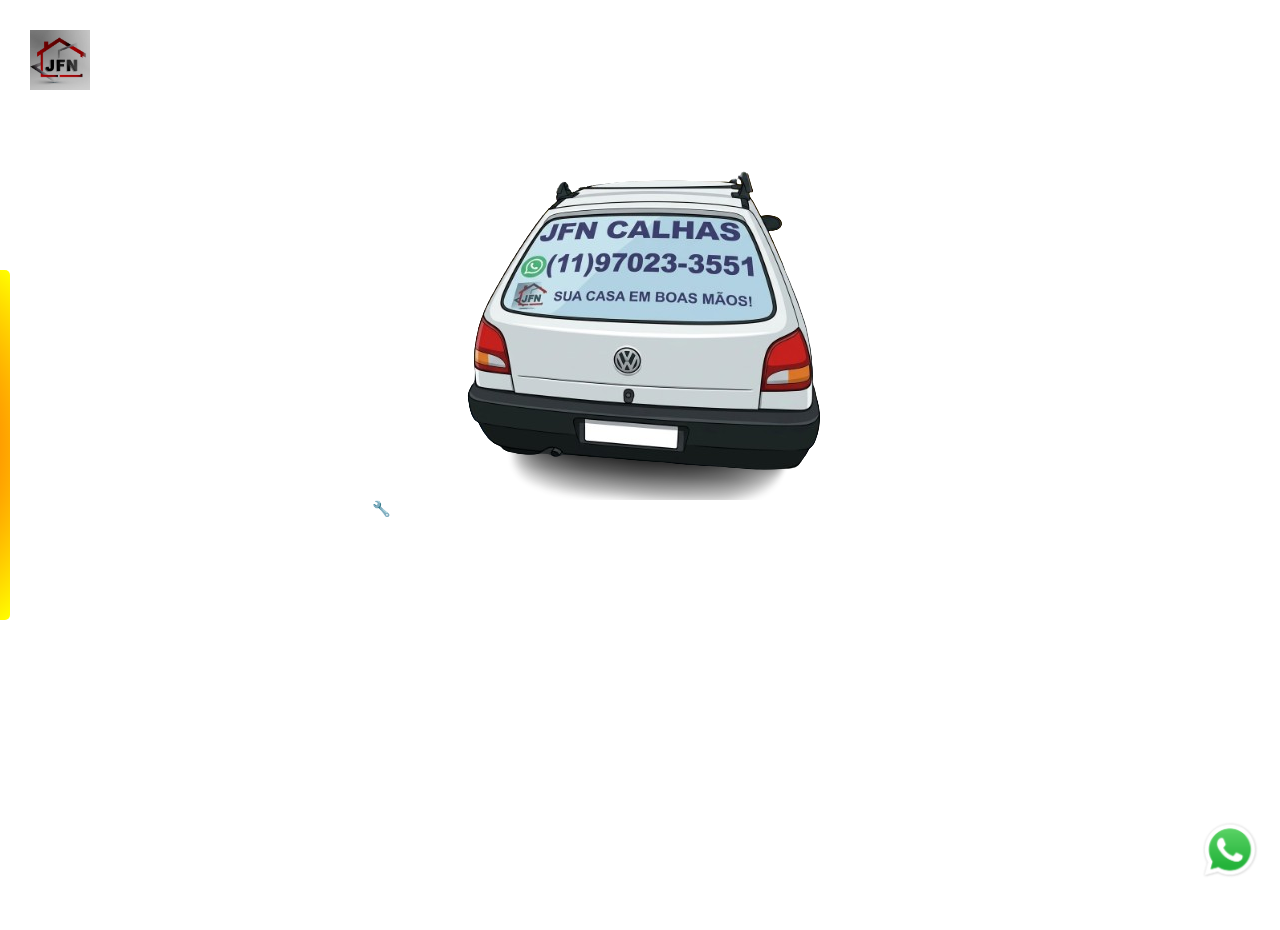
<file: index.html>
<!DOCTYPE html>
<html lang="pt-br">
<head>
    <meta charset="UTF-8">
    <meta name="viewport" content="width=device-width, initial-scale=1.0">
    <title>JFN Calhas Desde 2005</title>
    <link rel="stylesheet" href="home.css">
</head>

<body>
    
    
    <div class="mascara-formulario" onclick="esconderForm()"></div> 
    <!-- VÍDEO -->
    <div class="caixa-video">
        <video autoplay muted loop>
            <source src="./assets/tubulacaochurrasqueira.mp4" type="video/mp4">      
        </video>
    </div>

    <!-- MÁSCARA -->
    <div class="mascara"></div>

    <!-- HEADER -->
    <div class="headers">
        <img src="./assets/LogoJFN.png" alt="logo" class="logo-jfn">
        
        <a href="produtos.html">Produtos</a>
        <a href="servicos.html">Nossos Serviços</a>
        <a href="contato.html">Fale conosco</a>
        
    </div>

    <!-- CONTEÚDO -->
    <div class="caixa-mae">

        <div class="caixa-principal">
            <img src="./assets/Carro_Traseira.png" class="logo-jfn-branco">

            <p>🔧 Execução de Serviços com Qualidade, eficiência e compromentimento com o cliente!</p>

            <p>Seguimos uma programação de instalações que garante a instalação dentro do prazo estabelecido!</p>

            <a href="https://wa.me/5511970233551?text=Preciso%20de%20um%20or%C3%A7amento.">
                <img src="./assets/whatsapp.png" class="link-whatsapp">
            </a>

            
        </div>
      
    </div>

    <!-- FORM -->
    <form 
        class="formulario-fale-conosco" 
        action="https://formcarry.com/s/cL4DLVeB2n4"
        method="POST"
        enctype="multipart/form-data">
            <input placeholder="Seu Nome" type="text" name="Nome" required>
            <input placeholder="Seu Telefone" type="tel" name="Telefone" required>
            <textarea placeholder="Digite o seu problema aqui..." name="Deixe sua dúvida aqui" required></textarea>
            <button type="submit">Pedir Orçamento</button>
    </form>
    
    

    <script src="home.js"></script>
    <script>
    
</script>
</body>

</html>
</file>
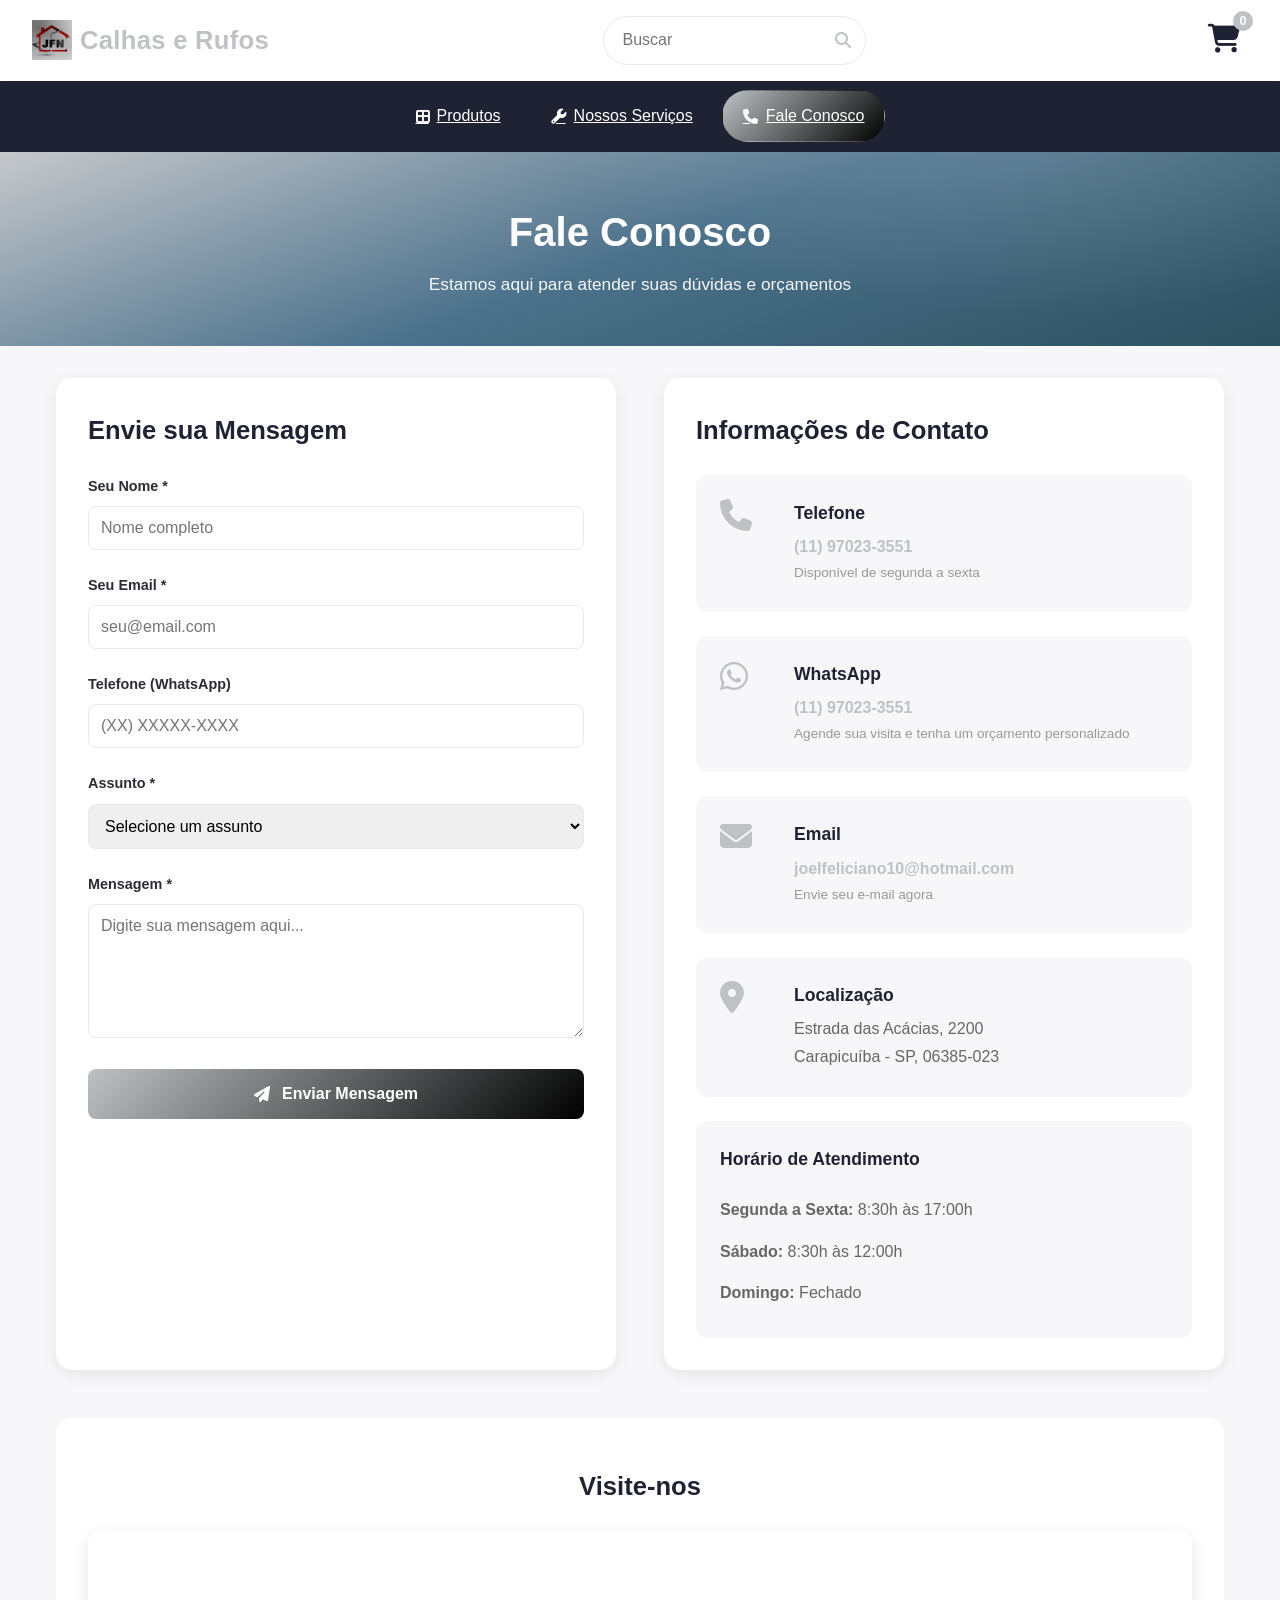
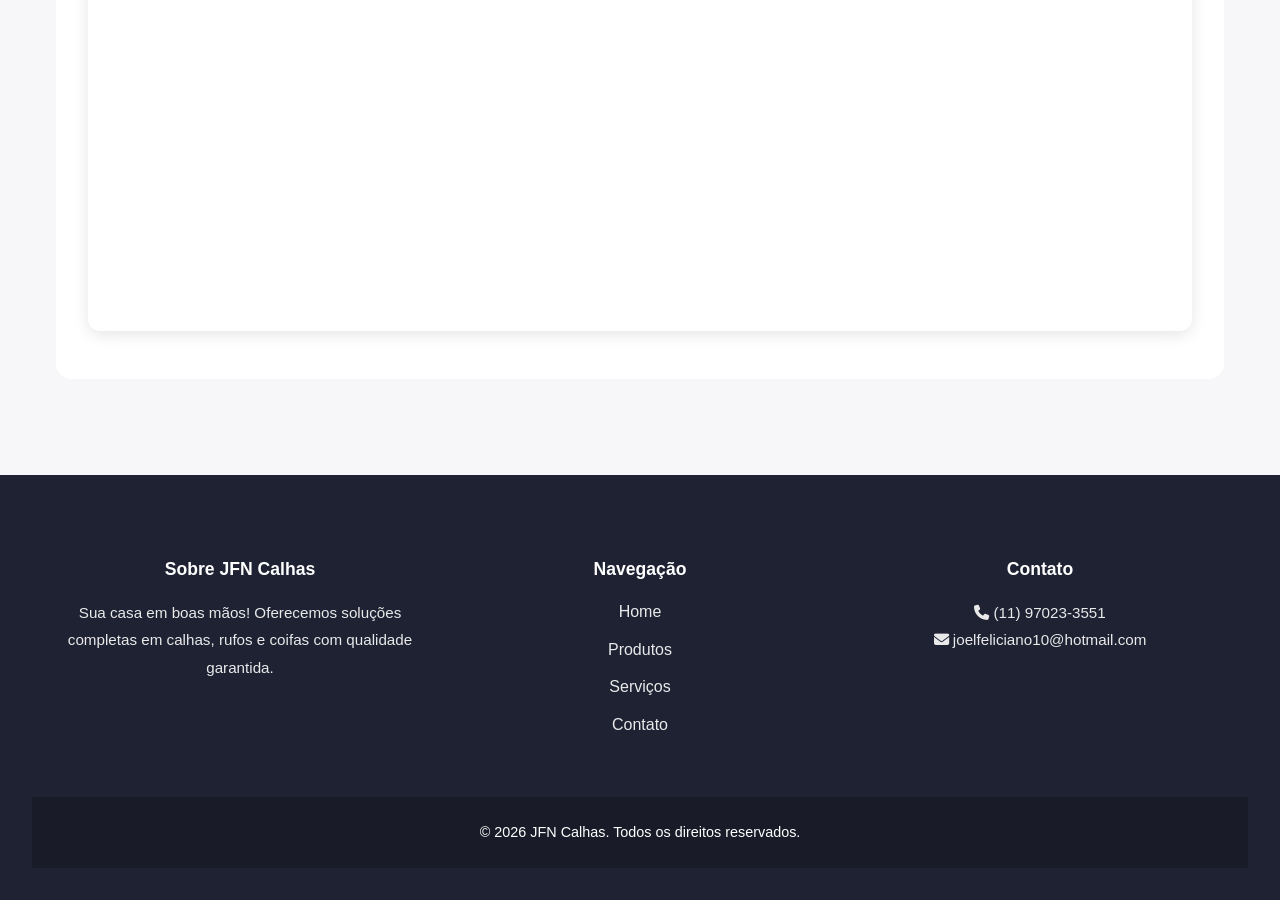
<file: contato.html>
<!DOCTYPE html>
<html lang="pt-BR">

<head>
    <meta charset="UTF-8" />
    <meta name="viewport" content="width=device-width, initial-scale=1.0" />
    <!-- Font Awesome -->
    <link rel="stylesheet" href="https://cdnjs.cloudflare.com/ajax/libs/font-awesome/6.5.1/css/all.min.css" />
    <link rel="stylesheet" href="style.css" />
    <title>Fale Conosco - JFN Calhas</title>
</head>

<body>
    <header>
        <div class="logo">
            <a href="index.html" style="display: flex; align-items: center; gap: 0.5rem; text-decoration: none;">
                <img src="./assets/LogoJFN.png" alt="logo" class="logo-image" />
                <h1>Calhas e Rufos</h1>
            </a>
        </div>

        <div class="search-container">
            <input class="search-input" placeholder="Buscar " />
            <i class="fa-solid fa-magnifying-glass"></i>
        </div>

        <div class="cart-icon">
            <i class="fa-solid fa-cart-shopping"></i>
            <span class="cart-badge">0</span>
        </div>
    </header>

    <!-- CATEGORIAS -->
    <div class="categories-container">
        <nav class="categories-bar">
            <a href="produtos.html" class="category-btn">
                <i class="fa-solid fa-border-all"></i> Produtos
            </a>
            <a href="servicos.html" class="category-btn">
                <i class="fa-solid fa-wrench"></i> Nossos Serviços
            </a>
            <a href="contato.html" class="category-btn active">
                <i class="fa-solid fa-phone"></i> Fale Conosco
            </a>
        </nav>
    </div>

    <!-- HERO -->
    <section class="hero-section">
        <div class="hero-inner">
            <h2>Fale Conosco</h2>
            <p>Estamos aqui para atender suas dúvidas e orçamentos</p>
        </div>
    </section>

    <main class="contact-main">
        <div class="contact-container">
            <!-- Formulário de Contato -->
            <div class="contact-form-section">
                <h2>Envie sua Mensagem</h2>
                <form class="contact-form" id="contact-form">
                    <div class="form-group">
                        <label for="name">Seu Nome *</label>
                        <input type="text" id="name" name="name" required placeholder="Nome completo" />
                    </div>

                    <div class="form-group">
                        <label for="email">Seu Email *</label>
                        <input type="email" id="email" name="email" required placeholder="seu@email.com" />
                    </div>

                    <div class="form-group">
                        <label for="phone">Telefone (WhatsApp)</label>
                        <input type="tel" id="phone" name="phone" placeholder="(XX) XXXXX-XXXX" />
                    </div>

                    <div class="form-group">
                        <label for="subject">Assunto *</label>
                        <select id="subject" name="subject" required>
                            <option value="">Selecione um assunto</option>
                            <option value="orcamento">Solicitar Orçamento</option>
                            <option value="servico">Informações sobre Serviços</option>
                            <option value="produtos">Dúvidas sobre Produtos</option>
                            <option value="reclamacao">Reclamação/Sugestão</option>
                            <option value="outro">Outro</option>
                        </select>
                    </div>

                    <div class="form-group">
                        <label for="message">Mensagem *</label>
                        <textarea id="message" name="message" required placeholder="Digite sua mensagem aqui..." rows="6"></textarea>
                    </div>

                    <button type="submit" class="submit-btn">
                        <i class="fa-solid fa-paper-plane"></i> Enviar Mensagem
                    </button>
                </form>
            </div>

            <!-- Informações de Contato -->
            <div class="contact-info-section">
                <h2>Informações de Contato</h2>
                
                <div class="contact-info-card">
                    <div class="info-icon">
                        <i class="fa-solid fa-phone"></i>
                    </div>
                    <div class="info-content">
                        <h3>Telefone</h3>
                        <p><a href="tel:+5511999999999">(11) 97023-3551</a></p>
                        <p class="info-subtitle">Disponível de segunda a sexta</p>
                    </div>
                </div>

                <div class="contact-info-card">
                    <div class="info-icon">
                        <i class="fa-brands fa-whatsapp"></i>
                    </div>
                    <div class="info-content">
                        <h3>WhatsApp</h3>
                        <p><a href="https://wa.me/5511970233551" target="_blank">(11) 97023-3551</a></p>
                        <p class="info-subtitle">Agende sua visita e tenha um orçamento personalizado</p>
                    </div>
                </div>

                <div class="contact-info-card">
                    <div class="info-icon">
                        <i class="fa-solid fa-envelope"></i>
                    </div>
                    <div class="info-content">
                        <h3>Email</h3>
                        <p><a href="mailto:contato@jfncalhas.com.br">joelfeliciano10@hotmail.com</a></p>
                        <p class="info-subtitle">Envie seu e-mail agora</p>
                    </div>
                </div>

                <div class="contact-info-card">
                    <div class="info-icon">
                        <i class="fa-solid fa-map-marker-alt"></i>
                    </div>
                    <div class="info-content">
                        <h3>Localização</h3>
                        <p>Estrada das Acácias, 2200</p>
                        <p>Carapicuíba - SP, 06385-023</p>
                    </div>
                </div>

                <div class="contact-hours">
                    <h3>Horário de Atendimento</h3>
                    <ul>
                        <li><strong>Segunda a Sexta:</strong> 8:30h às 17:00h</li>
                        <li><strong>Sábado:</strong> 8:30h às 12:00h</li>
                        <li><strong>Domingo:</strong> Fechado</li>
                    </ul>
                </div>
            </div>
        </div>

        <!-- Mapa (opcional) -->
        <section class="map-section">
            <h2>Visite-nos</h2>
            <div class="map-container">
                <iframe src="https://www.google.com/maps/embed?pb=!1m18!1m12!1m3!1d3657.3577963738426!2d-46.84429892346084!3d-23.538378289999998!2m3!1f0!2f0!3f0!3m2!1i1024!2i768!4f13.1!3m3!1m2!1s0x94ceffbdc9454e27%3A0x9224443551d5310c!2sJFN%20Calhas%20e%20Rufos!5e0!3m2!1spt-BR!2sbr!4v1234567890" width="100%" height="400" style="border:0;" allowfullscreen="" loading="lazy" referrerpolicy="no-referrer-when-downgrade"></iframe>
            </div>
        </section>
    </main>

    <!-- FOOTER -->
    <footer>
        <div class="footer-content">
            <div class="footer-section">
                <h4>Sobre JFN Calhas</h4>
                <p>Sua casa em boas mãos! Oferecemos soluções completas em calhas, rufos e coifas com qualidade garantida.</p>
            </div>
            <div class="footer-section">
                <h4>Navegação</h4>
                <ul>
                    <li><a href="index.html">Home</a></li>
                    <li><a href="produtos.html">Produtos</a></li>
                    <li><a href="servicos.html">Serviços</a></li>
                    <li><a href="contato.html">Contato</a></li>
                </ul>
            </div>
            <div class="footer-section">
                <h4>Contato</h4>
                <p><i class="fa-solid fa-phone"></i> (11) 97023-3551</p>
                <p><i class="fa-solid fa-envelope"></i> joelfeliciano10@hotmail.com</p>
            </div>
            <!--<div class="footer-section">
                <h4>Redes Sociais</h4>
                <div class="social-links">
                    <a href="#"><i class="fa-brands fa-facebook"></i></a>
                    <a href="#"><i class="fa-brands fa-instagram"></i></a>
                    <a href="#"><i class="fa-brands fa-whatsapp"></i></a>
                </div>
            </div>-->
        </div>
        <div class="footer-bottom">
            <p>&copy; 2026 JFN Calhas. Todos os direitos reservados.</p>
        </div>
    </footer>

    <script src="script.js"></script>
</body>

</html>
</file>
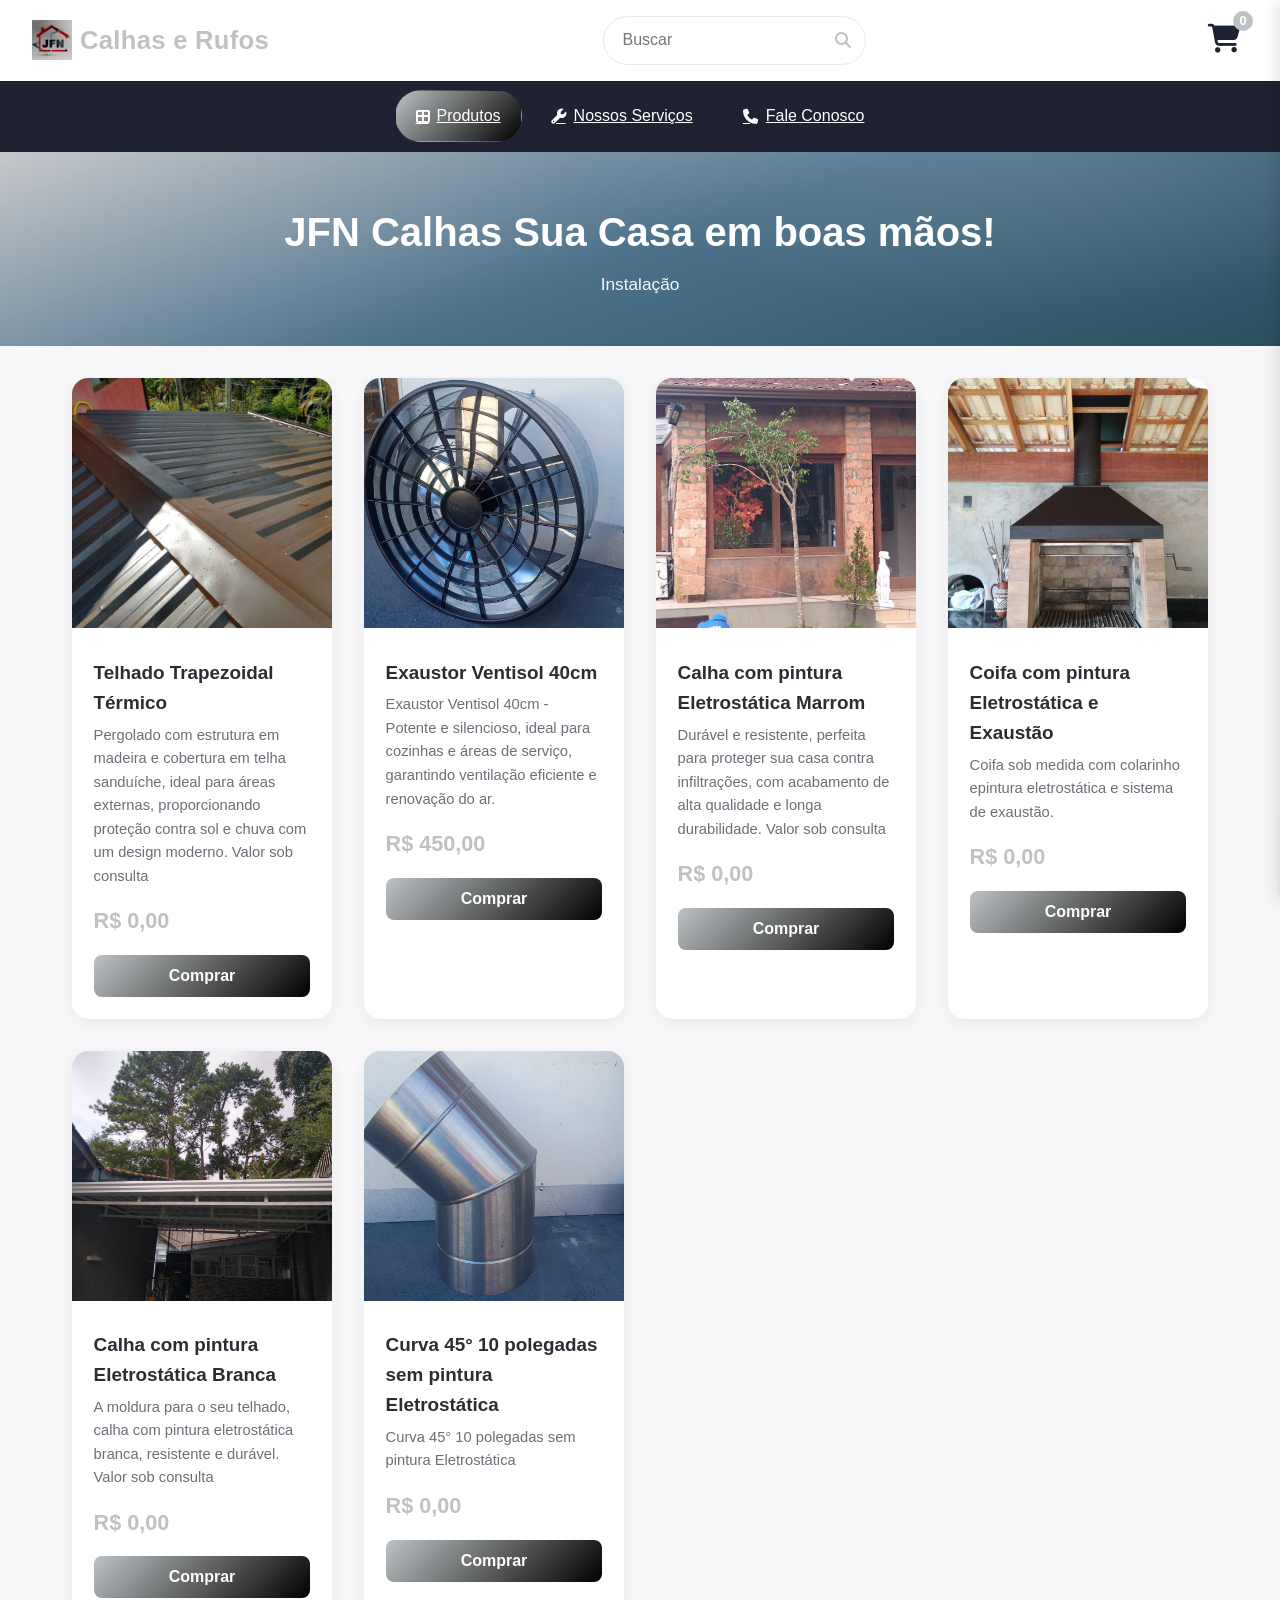
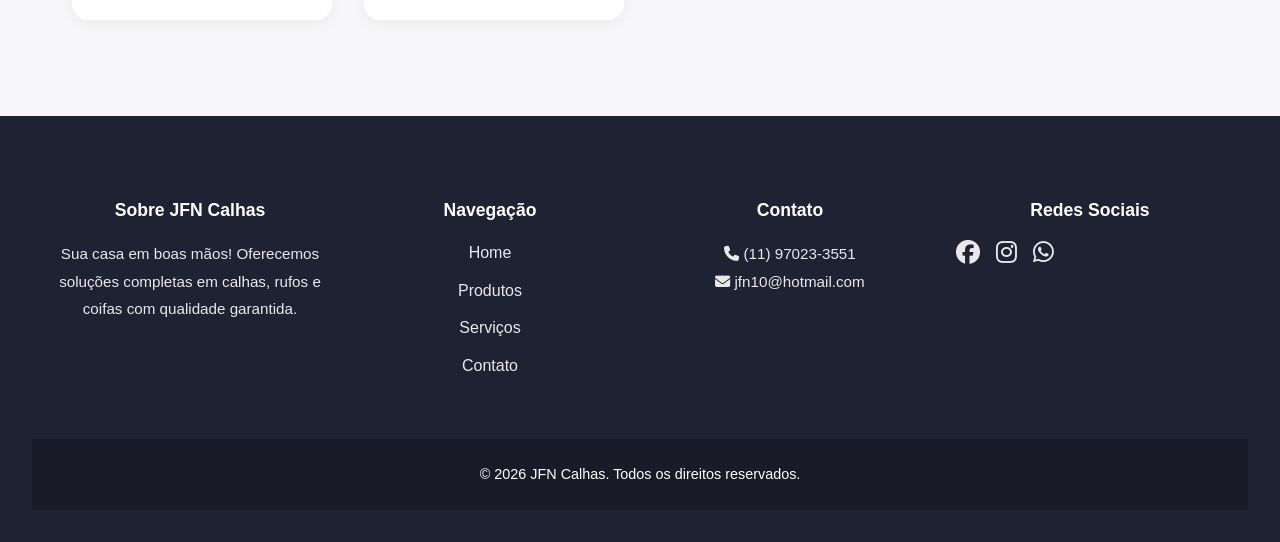
<file: home.html>
<!DOCTYPE html>
<html lang="pt-BR">

<head>
    <meta charset="UTF-8" />
    <meta name="viewport" content="width=device-width, initial-scale=1.0" />
    <!-- Font Awesome -->
    <link rel="stylesheet" href="https://cdnjs.cloudflare.com/ajax/libs/font-awesome/6.5.1/css/all.min.css" />
    <link rel="stylesheet" href="style.css" />
    <title>JFN Calhas</title>
</head>

<body>
    <header>
        <div class="logo">
            <a href="index.html" style="display: flex; align-items: center; gap: 0.5rem; text-decoration: none;">
                <img src="./assets/LogoJFN.png" alt="logo" class="logo-image" />
                <h1>Calhas e Rufos</h1>
            </a>
        </div>

        <div class="search-container">
            <input class="search-input" placeholder="Buscar " />
            <i class="fa-solid fa-magnifying-glass"></i>
        </div>

        <div class="cart-icon">
            <i class="fa-solid fa-cart-shopping"></i>
            <span class="cart-badge">0</span>
        </div>
    </header>

    <!-- CATEGORIAS -->
    <div class="categories-container">
        <nav class="categories-bar">
            <a href="produtos.html" class="category-btn active">
                <i class="fa-solid fa-border-all"></i> Produtos
            </a>
            <a href="servicos.html" class="category-btn">
                <i class="fa-solid fa-wrench"></i> Nossos Serviços
            </a>
            <a href="contato.html" class="category-btn">
                <i class="fa-solid fa-phone"></i> Fale Conosco
            </a>
        </nav>
    </div>

    <!-- HERO -->
    <section class="hero-section">
        <div class="hero-inner">
            <h2>JFN Calhas Sua Casa em boas mãos!</h2>
            <p>Instalação </p>
            
        </div>
    </section>

    <main class="products">
        <div class="products-container"></div>
    </main>

    <!-- CARRINHO -->
    <div class="cart-overlay"></div>
    <aside class="cart-sidebar">
        <div class="cart-header">
            <h3>Meu Carrinho <i class="fa-solid fa-cart-shopping"></i></h3>
            <button class="close-cart-btn" aria-label="Fechar carrinho">&times;</button>
        </div>

        <div class="cart-body"></div>

        <div class="cart-footer">
            <div class="options-toggle">
                <button class="delivery-btn active" data-option="delivery">
                    <i class="fa-solid fa-truck-fast"></i> Orçamento no local
                </button>
                <button class="delivery-btn" data-option="pickup">
                    <i class="fa-solid fa-store"></i> Retirada
                </button>
            </div>

            <div id="delivery-form-container">
                <div class="form-group">
                    <label for="delivery-name">Seu Nome</label>
                    <input type="text" id="delivery-name" placeholder="Nome e sobrenome" required />
                </div>

                <div class="form-group">
                    <label for="delivery-phone">Seu Telefone (WhatsApp)</label>
                    <input type="tel" id="delivery-phone" placeholder="(XX) XXXXX-XXXX" maxlength="15" required />
                </div>

                <div class="form-group">
                    <label for="delivery-cep">CEP</label>
                    <input type="text" id="delivery-cep" placeholder="00000-000" maxlength="9" required />
                </div>

                <div class="form-group">
                    <label for="delivery-address">Endereço</label>
                    <textarea id="delivery-address" placeholder="Rua, número, complemento" required></textarea>
                </div>

                <div class="delivery-fee-notice">
                    A taxa de entrega será calculada de acordo com a sua região.
                </div>

                <div class="payment-options-container">
                    <h4>Forma de Pagamento</h4>
                    <label class="payment-option selected">
                        <input type="radio" name="payment" value="PIX" checked /> PIX
                    </label>
                    <label class="payment-option">
                        <input type="radio" name="payment" value="Cartão de Crédito" /> Cartão de Crédito
                    </label>
                    <label class="payment-option">
                        <input type="radio" name="payment" value="Cartão de Débito" /> Cartão de Débito
                    </label>
                    <label class="payment-option">
                        <input type="radio" name="payment" value="Dinheiro" /> Dinheiro
                    </label>

                    <div id="troco-container">
                        <div class="form-group">
                            <label for="troco-para">Precisa de troco para quanto?</label>
                            <input type="number" id="troco-para" placeholder="Ex: 200" />
                        </div>
                    </div>
                </div>
            </div>

            <div id="pickup-form-container" style="display:none;">
                <div class="form-group">
                    <label for="pickup-name">Nome para Retirada</label>
                    <input type="text" id="pickup-name" placeholder="Digite nome e sobrenome" required />
                </div>

                <div class="form-group">
                    <label>Agende a Data e Hora</label>
                    <div class="date-time-row">
                        <input type="date" id="pickup-date" required />
                        <select id="pickup-time" required>
                            <option value="" disabled selected>Selecione</option>
                            <option>08:00</option>
                            <option>09:00</option>
                            <option>10:00</option>
                            <option>11:00</option>
                            <option>12:00</option>
                            <option>13:00</option>
                            <option>14:00</option>
                            <option>15:00</option>
                            <option>16:00</option>
                            <option>17:00</option>
                            <option>18:00</option>
                        </select>
                    </div>
                </div>
            </div>

            <div class="coupon-container">
                <input type="text" id="coupon-input" placeholder="Cupom de desconto" />
                <button id="apply-coupon-btn">Aplicar</button>
            </div>
            <p id="coupon-feedback" class="coupon-feedback"></p>

            <div class="cart-summary">
                <div class="summary-line"><span>Subtotal</span><span id="cart-subtotal">R$ 0,00</span></div>
                <div class="summary-line discount-line" style="display:none;">
                    <span>Desconto</span><span id="cart-discount">- R$ 0,00</span>
                </div>
                <div class="summary-line total"><span>Total</span><span id="cart-total">R$ 0,00</span></div>
            </div>
        </div>

        <div class="finish-order-btn-container">
            <button id="finish-order-btn" class="checkout-btn" disabled>
                <i class="fab fa-whatsapp"></i> Finalizar Pedido
            </button>
        </div>
    </aside>

    <!-- BANNER MOBILE -->
    <div class="view-cart-banner">
        <p>Total: <span id="banner-total">R$ 0,00</span></p>
        <button class="view-cart-banner-btn">Ver Carrinho</button>
    </div>

    <!-- FOOTER -->
    <footer>
        <div class="footer-content">
            <div class="footer-section">
                <h4>Sobre JFN Calhas</h4>
                <p>Sua casa em boas mãos! Oferecemos soluções completas em calhas, rufos e coifas com qualidade garantida.</p>
            </div>
            <div class="footer-section">
                <h4>Navegação</h4>
                <ul>
                    <li><a href="index.html">Home</a></li>
                    <li><a href="produtos.html">Produtos</a></li>
                    <li><a href="servicos.html">Serviços</a></li>
                    <li><a href="contato.html">Contato</a></li>
                </ul>
            </div>
            <div class="footer-section">
                <h4>Contato</h4>
                <p><i class="fa-solid fa-phone"></i> (11) 97023-3551</p>
                <p><i class="fa-solid fa-envelope"></i> jfn10@hotmail.com</p>
            </div>
            <div class="footer-section">
                <h4>Redes Sociais</h4>
                <div class="social-links">
                    <a href="#"><i class="fa-brands fa-facebook"></i></a>
                    <a href="#"><i class="fa-brands fa-instagram"></i></a>
                    <a href="#"><i class="fa-brands fa-whatsapp"></i></a>
                </div>
            </div>
        </div>
        <div class="footer-bottom">
            <p>&copy; 2026 JFN Calhas. Todos os direitos reservados.</p>
        </div>
    </footer>

    <script src="./script.js"></script>
</body>

</html>
</file>
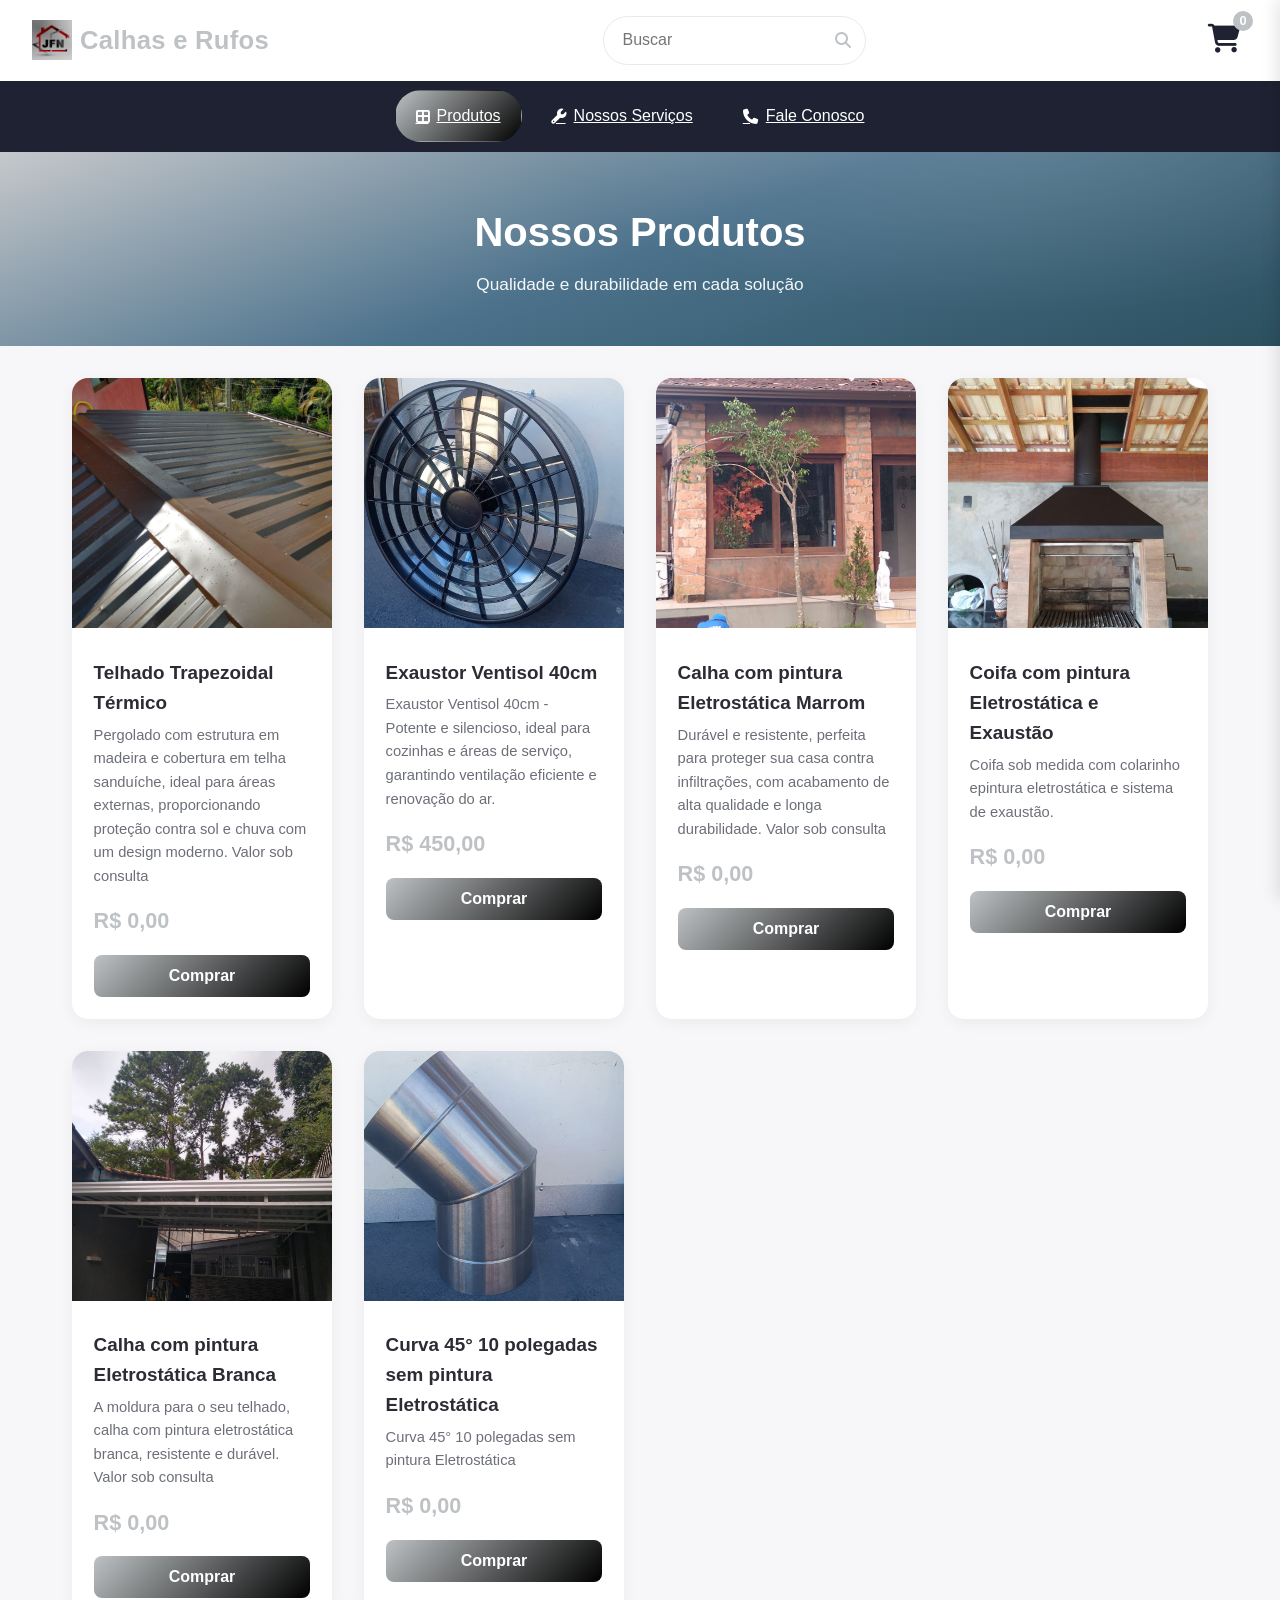
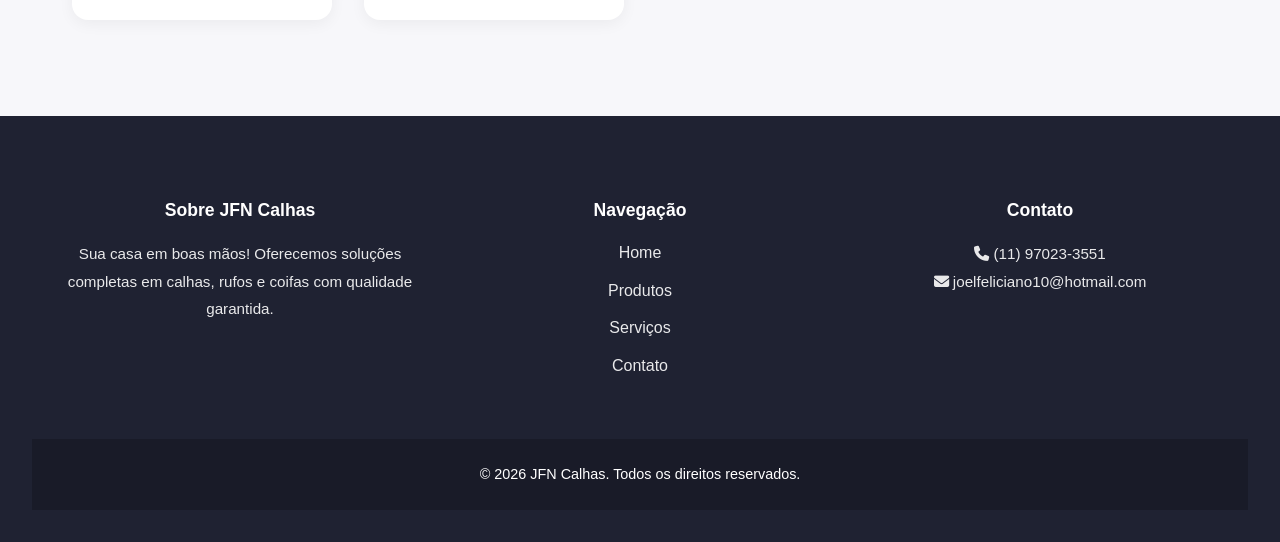
<file: produtos.html>
<!DOCTYPE html>
<html lang="pt-BR">

<head>
    <meta charset="UTF-8" />
    <meta name="viewport" content="width=device-width, initial-scale=1.0" />
    <!-- Font Awesome -->
    <link rel="stylesheet" href="https://cdnjs.cloudflare.com/ajax/libs/font-awesome/6.5.1/css/all.min.css" />
    <link rel="stylesheet" href="style.css" />
    <title>Produtos - JFN Calhas</title>
</head>

<body>
    <header>
        <div class="logo">
            <a href="index.html" style="display: flex; align-items: center; gap: 0.5rem; text-decoration: none;">
                <img src="./assets/LogoJFN.png" alt="logo" class="logo-image" />
                <h1>Calhas e Rufos</h1>
            </a>
        </div>

        <div class="search-container">
            <input class="search-input" placeholder="Buscar " />
            <i class="fa-solid fa-magnifying-glass"></i>
        </div>

        <div class="cart-icon">
            <i class="fa-solid fa-cart-shopping"></i>
            <span class="cart-badge">0</span>
        </div>
    </header>

    <!-- CATEGORIAS -->
    <div class="categories-container">
        <nav class="categories-bar">
            <a href="produtos.html" class="category-btn active">
                <i class="fa-solid fa-border-all"></i> Produtos
            </a>
            <a href="servicos.html" class="category-btn">
                <i class="fa-solid fa-wrench"></i> Nossos Serviços
            </a>
            <a href="contato.html" class="category-btn">
                <i class="fa-solid fa-phone"></i> Fale Conosco
            </a>
        </nav>
    </div>

    <!-- HERO -->
    <section class="hero-section">
        <div class="hero-inner">
            <h2>Nossos Produtos</h2>
            <p>Qualidade e durabilidade em cada solução</p>
        </div>
    </section>

    <main class="products">
        <div class="products-container"></div>
    </main>

    <!-- CARRINHO -->
    <div class="cart-overlay"></div>
    <aside class="cart-sidebar">
        <div class="cart-header">
            <h3>Meu Carrinho <i class="fa-solid fa-cart-shopping"></i></h3>
            <button class="close-cart-btn" aria-label="Fechar carrinho">&times;</button>
        </div>

        <div class="cart-body"></div>

        <div class="cart-footer">
            <div class="options-toggle">
                <button class="delivery-btn active" data-option="delivery">
                    <i class="fa-solid fa-truck-fast"></i> Orçamento no local
                </button>
                <button class="delivery-btn" data-option="pickup">
                    <i class="fa-solid fa-store"></i> Retirada
                </button>
            </div>

            <div id="delivery-form-container">
                <div class="form-group">
                    <label for="delivery-name">Seu Nome</label>
                    <input type="text" id="delivery-name" placeholder="Nome e sobrenome" required />
                </div>

                <div class="form-group">
                    <label for="delivery-phone">Seu Telefone (WhatsApp)</label>
                    <input type="tel" id="delivery-phone" placeholder="(XX) XXXXX-XXXX" maxlength="15" required />
                </div>

                <div class="form-group">
                    <label for="delivery-cep">CEP</label>
                    <input type="text" id="delivery-cep" placeholder="00000-000" maxlength="9" required />
                </div>

                <div class="form-group">
                    <label for="delivery-address">Endereço</label>
                    <textarea id="delivery-address" placeholder="Rua, número, complemento" required></textarea>
                </div>
            </div>

            <div id="pickup-form-container" style="display: none;">
                <div class="form-group">
                    <label for="pickup-name">Seu Nome</label>
                    <input type="text" id="pickup-name" placeholder="Nome e sobrenome" required />
                </div>

                <div class="form-group">
                    <label for="pickup-phone">Seu Telefone</label>
                    <input type="tel" id="pickup-phone" placeholder="(XX) XXXXX-XXXX" required />
                </div>

                <div class="form-group">
                    <label for="pickup-date">Data de Retirada</label>
                    <input type="date" id="pickup-date" required />
                </div>

                <div class="form-group">
                    <label for="pickup-time">Hora de Retirada</label>
                    <input type="time" id="pickup-time" required />
                </div>
            </div>

            <div id="troco-container" style="display: none;">
                <div class="form-group">
                    <label for="troco-amount">Valor do Troco</label>
                    <input type="number" id="troco-amount" placeholder="0,00" step="0.01" min="0" />
                </div>
            </div>

            <div id="payment-section">
                <div class="form-group">
                    <label>Forma de Pagamento</label>
                    <div class="payment-options-container">
                        <label class="payment-option selected">
                            <input type="radio" name="payment" value="Dinheiro" checked />
                            <span>Dinheiro</span>
                        </label>
                        <label class="payment-option">
                            <input type="radio" name="payment" value="Cartão" />
                            <span>Cartão</span>
                        </label>
                        <label class="payment-option">
                            <input type="radio" name="payment" value="Pix" />
                            <span>Pix</span>
                        </label>
                    </div>
                </div>
            </div>
                <label for="coupon-input">Cupom de Desconto</label>
                <div class="coupon-group">
                    <input type="text" id="coupon-input" placeholder="Digite seu cupom" />
                    <button id="apply-coupon-btn">Aplicar</button>
                </div>
                <small id="coupon-feedback"></small>
            </div>

            <div class="cart-summary">
                <div class="summary-row">
                    <span>Subtotal</span>
                    <span id="cart-subtotal">R$ 0,00</span>
                </div>
                <div class="summary-row discount-line" style="display: none;">
                    <span>Desconto</span>
                    <span id="cart-discount">- R$ 0,00</span>
                </div>
                <div class="summary-row total">
                    <span>Total</span>
                    <span id="cart-total">R$ 0,00</span>
                </div>
            </div>

            <button id="finish-order-btn" class="checkout-btn">Finalizar Pedido</button>
        </div>
    </aside>

    <!-- BANNER INFERIOR -->
    <div class="view-cart-banner" style="display: none;">
        <div class="banner-content">
            <span>Total: <strong id="banner-total">R$ 0,00</strong></span>
            <button class="view-cart-banner-btn">Ver Carrinho</button>
        </div>
    </div>

    <!-- FOOTER -->
    <footer>
        <div class="footer-content">
            <div class="footer-section">
                <h4>Sobre JFN Calhas</h4>
                <p>Sua casa em boas mãos! Oferecemos soluções completas em calhas, rufos e coifas com qualidade garantida.</p>
            </div>
            <div class="footer-section">
                <h4>Navegação</h4>
                <ul>
                    <li><a href="index.html">Home</a></li>
                    <li><a href="produtos.html">Produtos</a></li>
                    <li><a href="servicos.html">Serviços</a></li>
                    <li><a href="contato.html">Contato</a></li>
                </ul>
            </div>
            <div class="footer-section">
                <h4>Contato</h4>
                <p><i class="fa-solid fa-phone"></i> (11) 97023-3551</p>
                <p><i class="fa-solid fa-envelope"></i> joelfeliciano10@hotmail.com</p>
            </div>
           <!-- <div class="footer-section">
                <h4>Redes Sociais</h4>
                <div class="social-links">
                    <a href="#"><i class="fa-brands fa-facebook"></i></a>
                    <a href="#"><i class="fa-brands fa-instagram"></i></a>
                    <a href="#"><i class="fa-brands fa-whatsapp"></i></a>
                </div>
            </div>-->
        </div>
        <div class="footer-bottom">
            <p>&copy; 2026 JFN Calhas. Todos os direitos reservados.</p>
        </div>
    </footer>

    <script src="script.js"></script>
</body>

</html>
</file>
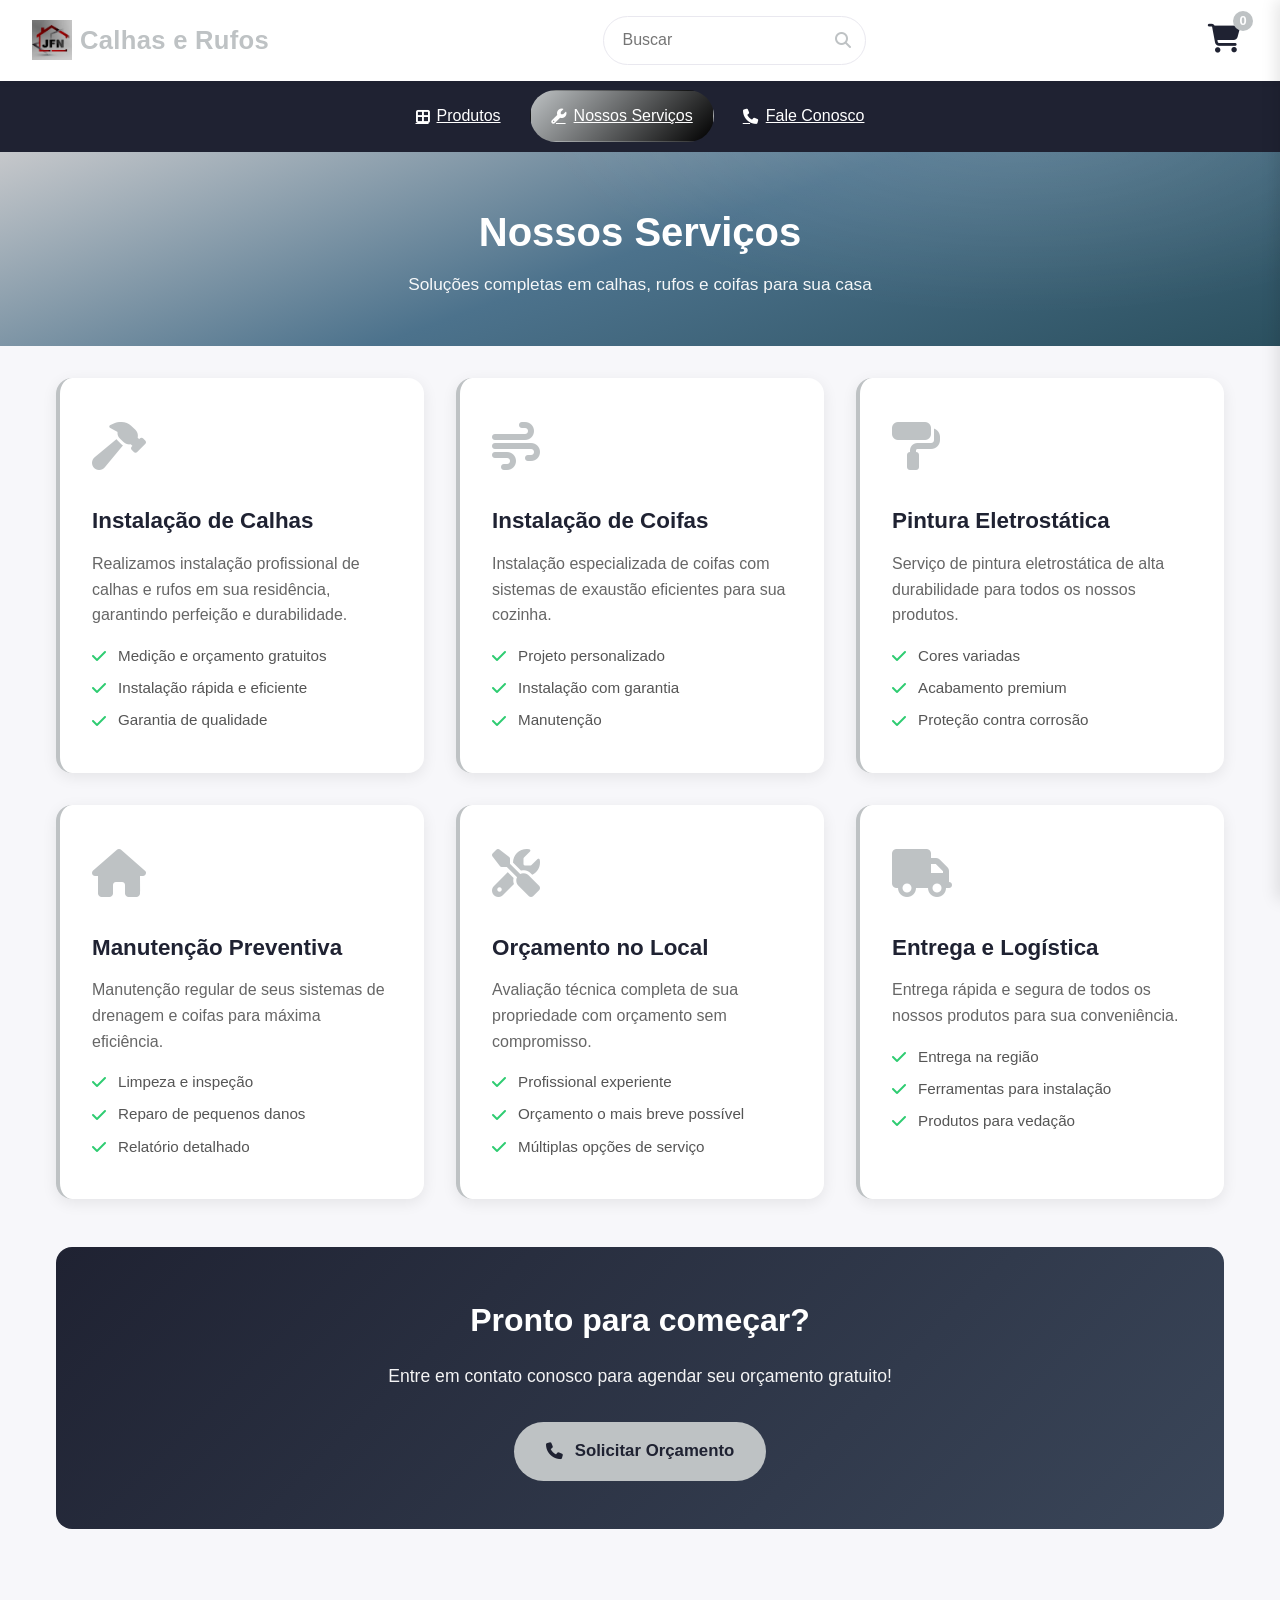
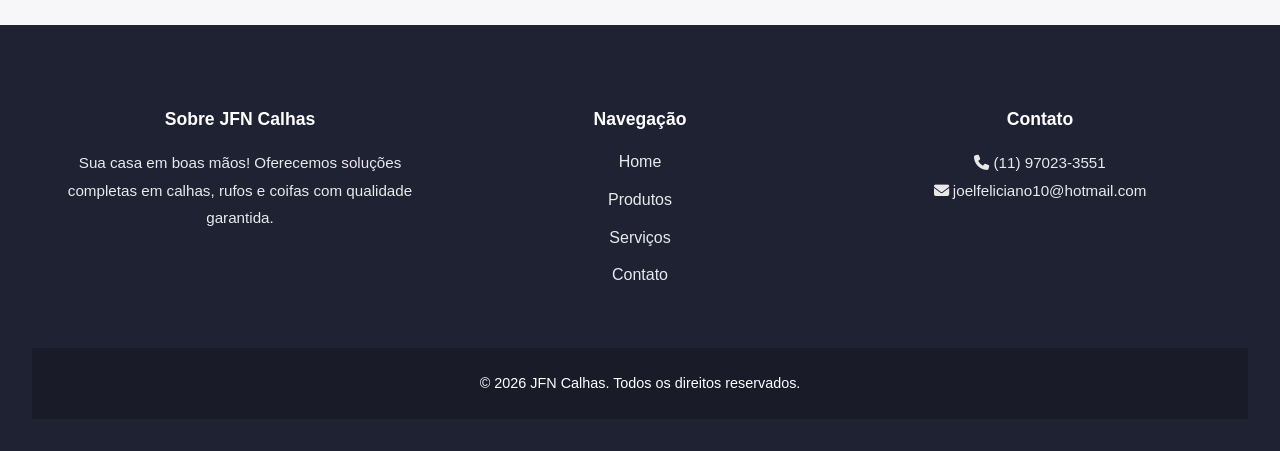
<file: servicos.html>
<!DOCTYPE html>
<html lang="pt-BR">

<head>
    <meta charset="UTF-8" />
    <meta name="viewport" content="width=device-width, initial-scale=1.0" />
    <!-- Font Awesome -->
    <link rel="stylesheet" href="https://cdnjs.cloudflare.com/ajax/libs/font-awesome/6.5.1/css/all.min.css" />
    <link rel="stylesheet" href="style.css" />
    <title>Nossos Serviços - JFN Calhas</title>
</head>

<body>
    <header>
        <div class="logo">
            <a href="index.html" style="display: flex; align-items: center; gap: 0.5rem; text-decoration: none;">
                <img src="./assets/LogoJFN.png" alt="logo" class="logo-image" />
                <h1>Calhas e Rufos</h1>
            </a>
        </div>

        <div class="search-container">
            <input class="search-input" placeholder="Buscar " />
            <i class="fa-solid fa-magnifying-glass"></i>
        </div>

        <div class="cart-icon">
            <i class="fa-solid fa-cart-shopping"></i>
            <span class="cart-badge">0</span>
        </div>
    </header>

    <!-- CATEGORIAS -->
    <div class="categories-container">
        <nav class="categories-bar">
            <a href="produtos.html" class="category-btn">
                <i class="fa-solid fa-border-all"></i> Produtos
            </a>
            <a href="servicos.html" class="category-btn active">
                <i class="fa-solid fa-wrench"></i> Nossos Serviços
            </a>
            <a href="contato.html" class="category-btn">
                <i class="fa-solid fa-phone"></i> Fale Conosco
            </a>
        </nav>
    </div>

    <!-- HERO -->
    <section class="hero-section">
        <div class="hero-inner">
            <h2>Nossos Serviços</h2>
            <p>Soluções completas em calhas, rufos e coifas para sua casa</p>
        </div>
    </section>

    <main class="services-main">
        <div class="services-container">
            <!-- Serviço 1 -->
            <div class="service-card">
                <div class="service-icon">
                    <i class="fa-solid fa-hammer"></i>
                </div>
                <h3>Instalação de Calhas</h3>
                <p>Realizamos instalação profissional de calhas e rufos em sua residência, garantindo perfeição e durabilidade.</p>
                <ul class="service-features">
                    <li><i class="fa-solid fa-check"></i> Medição e orçamento gratuitos</li>
                    <li><i class="fa-solid fa-check"></i> Instalação rápida e eficiente</li>
                    <li><i class="fa-solid fa-check"></i> Garantia de qualidade</li>
                </ul>
            </div>

            <!-- Serviço 2 -->
            <div class="service-card">
                <div class="service-icon">
                    <i class="fa-solid fa-wind"></i>
                </div>
                <h3>Instalação de Coifas</h3>
                <p>Instalação especializada de coifas com sistemas de exaustão eficientes para sua cozinha.</p>
                <ul class="service-features">
                    <li><i class="fa-solid fa-check"></i> Projeto personalizado</li>
                    <li><i class="fa-solid fa-check"></i> Instalação com garantia</li>
                    <li><i class="fa-solid fa-check"></i> Manutenção</li>
                </ul>
            </div>

            <!-- Serviço 3 -->
            <div class="service-card">
                <div class="service-icon">
                    <i class="fa-solid fa-paint-roller"></i>
                </div>
                <h3>Pintura Eletrostática</h3>
                <p>Serviço de pintura eletrostática de alta durabilidade para todos os nossos produtos.</p>
                <ul class="service-features">
                    <li><i class="fa-solid fa-check"></i> Cores variadas</li>
                    <li><i class="fa-solid fa-check"></i> Acabamento premium</li>
                    <li><i class="fa-solid fa-check"></i> Proteção contra corrosão</li>
                </ul>
            </div>

            <!-- Serviço 4 -->
            <div class="service-card">
                <div class="service-icon">
                    <i class="fa-solid fa-house"></i>
                </div>
                <h3>Manutenção Preventiva</h3>
                <p>Manutenção regular de seus sistemas de drenagem e coifas para máxima eficiência.</p>
                <ul class="service-features">
                    <li><i class="fa-solid fa-check"></i> Limpeza e inspeção</li>
                    <li><i class="fa-solid fa-check"></i> Reparo de pequenos danos</li>
                    <li><i class="fa-solid fa-check"></i> Relatório detalhado</li>
                </ul>
            </div>

            <!-- Serviço 5 -->
            <div class="service-card">
                <div class="service-icon">
                    <i class="fa-solid fa-tools"></i>
                </div>
                <h3>Orçamento no Local</h3>
                <p>Avaliação técnica completa de sua propriedade com orçamento sem compromisso.</p>
                <ul class="service-features">
                    <li><i class="fa-solid fa-check"></i> Profissional experiente</li>
                    <li><i class="fa-solid fa-check"></i> Orçamento o mais breve possível</li>
                    <li><i class="fa-solid fa-check"></i> Múltiplas opções de serviço</li>
                </ul>
            </div>

            <!-- Serviço 6 -->
            <div class="service-card">
                <div class="service-icon">
                    <i class="fa-solid fa-truck"></i>
                </div>
                <h3>Entrega e Logística</h3>
                <p>Entrega rápida e segura de todos os nossos produtos para sua conveniência.</p>
                <ul class="service-features">
                    <li><i class="fa-solid fa-check"></i> Entrega na região</li>
                    <li><i class="fa-solid fa-check"></i> Ferramentas para instalação</li>
                    <li><i class="fa-solid fa-check"></i> Produtos para vedação</li>
                </ul>
            </div>
        </div>

        <!-- CTA Section -->
        <section class="cta-section">
            <div class="cta-content">
                <h2>Pronto para começar?</h2>
                <p>Entre em contato conosco para agendar seu orçamento gratuito!</p>
                <a href="contato.html" class="cta-button">
                    <i class="fa-solid fa-phone"></i> Solicitar Orçamento
                </a>
            </div>
        </section>
    </main>

    <!-- CARRINHO -->
    <div class="cart-overlay"></div>
    <aside class="cart-sidebar">
        <div class="cart-header">
            <h3>Meu Carrinho <i class="fa-solid fa-cart-shopping"></i></h3>
            <button class="close-cart-btn" aria-label="Fechar carrinho">&times;</button>
        </div>

        <div class="cart-body"></div>

        <div class="cart-footer">
            <div class="options-toggle">
                <button class="delivery-btn active" data-option="delivery">
                    <i class="fa-solid fa-truck-fast"></i> Orçamento no local
                </button>
                <button class="delivery-btn" data-option="pickup">
                    <i class="fa-solid fa-store"></i> Retirada
                </button>
            </div>

            <div id="delivery-form-container">
                <div class="form-group">
                    <label for="delivery-name">Seu Nome</label>
                    <input type="text" id="delivery-name" placeholder="Nome e sobrenome" required />
                </div>

                <div class="form-group">
                    <label for="delivery-phone">Seu Telefone (WhatsApp)</label>
                    <input type="tel" id="delivery-phone" placeholder="(XX) XXXXX-XXXX" maxlength="15" required />
                </div>

                <div class="form-group">
                    <label for="delivery-cep">CEP</label>
                    <input type="text" id="delivery-cep" placeholder="00000-000" maxlength="9" required />
                </div>

                <div class="form-group">
                    <label for="delivery-address">Endereço</label>
                    <textarea id="delivery-address" placeholder="Rua, número, complemento" required></textarea>
                </div>
            </div>

            <div id="pickup-form-container" style="display: none;">
                <div class="form-group">
                    <label for="pickup-name">Seu Nome</label>
                    <input type="text" id="pickup-name" placeholder="Nome e sobrenome" required />
                </div>

                <div class="form-group">
                    <label for="pickup-phone">Seu Telefone</label>
                    <input type="tel" id="pickup-phone" placeholder="(XX) XXXXX-XXXX" required />
                </div>

                <div class="form-group">
                    <label for="pickup-date">Data de Retirada</label>
                    <input type="date" id="pickup-date" required />
                </div>
            </div>

            <div id="troco-container" style="display: none;">
                <div class="form-group">
                    <label for="troco-amount">Valor do Troco</label>
                    <input type="number" id="troco-amount" placeholder="0,00" step="0.01" min="0" />
                </div>
            </div>

            <div class="form-group">
                <label for="coupon-input">Cupom de Desconto</label>
                <div class="coupon-group">
                    <input type="text" id="coupon-input" placeholder="Digite seu cupom" />
                    <button id="apply-coupon-btn">Aplicar</button>
                </div>
                <small id="coupon-feedback"></small>
            </div>

            <div class="cart-summary">
                <div class="summary-row">
                    <span>Subtotal</span>
                    <span id="cart-subtotal">R$ 0,00</span>
                </div>
                <div class="summary-row discount-line" style="display: none;">
                    <span>Desconto</span>
                    <span id="cart-discount">- R$ 0,00</span>
                </div>
                <div class="summary-row total">
                    <span>Total</span>
                    <span id="cart-total">R$ 0,00</span>
                </div>
            </div>

            <button id="finish-order-btn" class="checkout-btn">Finalizar Pedido</button>
        </div>
    </aside>

    <!-- BANNER INFERIOR -->
    <div class="view-cart-banner" style="display: none;">
        <div class="banner-content">
            <span>Total: <strong id="banner-total">R$ 0,00</strong></span>
            <button class="view-cart-banner-btn">Ver Carrinho</button>
        </div>
    </div>

    <!-- FOOTER -->
    <footer>
        <div class="footer-content">
            <div class="footer-section">
                <h4>Sobre JFN Calhas</h4>
                <p>Sua casa em boas mãos! Oferecemos soluções completas em calhas, rufos e coifas com qualidade garantida.</p>
            </div>
            <div class="footer-section">
                <h4>Navegação</h4>
                <ul>
                    <li><a href="index.html">Home</a></li>
                    <li><a href="produtos.html">Produtos</a></li>
                    <li><a href="servicos.html">Serviços</a></li>
                    <li><a href="contato.html">Contato</a></li>
                </ul>
            </div>
            <div class="footer-section">
                <h4>Contato</h4>
                <p><i class="fa-solid fa-phone"></i> (11) 97023-3551</p>
                <p><i class="fa-solid fa-envelope"></i> joelfeliciano10@hotmail.com</p>
            </div>
            <!-- <div class="footer-section">
                <h4>Redes Sociais</h4>
                <div class="social-links">
                    <a href="#"><i class="fa-brands fa-facebook"></i></a>
                    <a href="#"><i class="fa-brands fa-instagram"></i></a>
                    <a href="#"><i class="fa-brands fa-whatsapp"></i></a>
                </div>
            </div>-->
        </div>
        <div class="footer-bottom">
            <p>&copy; 2026 JFN Calhas. Todos os direitos reservados.</p>
        </div>
    </footer>

    <script src="script.js"></script>
</body>

</html>
</file>
<file: home.css>
* {
    margin: 0;
    padding: 0;
    box-sizing: border-box;
}

body {
    height: 100vh;
}
h1 {
    color: white;
    font-size: 50px;
    text-align: center;
}
/* 🎥 VÍDEO */
.caixa-video {
    position: fixed;
    top: 0;
    left: 0;
    width: 100%;
    height: 100%;
    z-index: -2;
}

.caixa-video video {
    width: 100%;
    height: 100%;
    object-fit: cover;
}

/* 🎭 MÁSCARA */
.mascara {
    position: fixed;
    top: 0;
    left: 0;
    width: 100%;
    height: 100%;
    z-index: -1;
   /* background: linear-gradient(
        109deg,
        rgba(10, 12, 16, 0.99) 15%,
        rgba(10, 12, 16, 0.7) 50%,
        rgba(10, 12, 16, 0.99) 85%
    );*/
}

/* CONTEÚDO */
.caixa-mae {
    display: flex;
    align-items: center;
    justify-content: space-around;
    padding: 30px;
}

.caixa-principal {
    display: flex;
    align-items: center;
    flex-direction: column;
    
}

.logo-mario {
    height: 300px;
    margin-left: 15px;
}

.logo-mario-luigi {
    width: 400px;
}

p {
    color: white;
    font-size: 15px;
}

/* BOTÃO */
button {
    color: white;
    background-color: #C51111;
    border-radius: 5px;
    border: none;
    width: 200px;
    height: 50px;
    cursor: pointer;
    text-transform: uppercase;
    font-weight: bold;
    margin-top: 20px;
}

button:hover {
    color: greenyellow;
    font-size: 18px;
    transition: 0.5s ease;
}

/* HEADER */
.headers {
    display: flex;
    align-items: center;
    gap: 30px;
    margin: 30px;
}



a:hover {
    color: greenyellow;
    font-size: 18px;
    transition: 0.5s ease;
}

.headers img {
    width: 60px;
}

.headers a {
    color: white;
    font-size: 24px;
    cursor: pointer;

}

.headers a:hover {
    color: #C51111;
    font-size: 28px;
    transition: 0.5s ease-in-out;
}

/* WHATSAPP */
.link-whatsapp {
    width: 60px;
    position: fixed;
    right: 20px;
    bottom: 20px;
}

/* FORM */
.formulario-fale-conosco {
    position: fixed;
    top: 30%;
    left: -300px;
    padding: 20px;
    display: flex;
    flex-direction: column;
    gap: 20px;
    border-radius: 5px;
    z-index: 2;
    background: radial-gradient(circle, red, yellow); 
    transition: left 1s ease-in-out;
}

input {
    height: 40px;
    border-radius: 5px;
    border: 1px solid gray;
    padding-left: 5px;
}

textarea {
    width: 270px;
    height: 100px;
}

.mascara-formulario {
    visibility: hidden;
    position: fixed;
    top: 0;
    width: 100vw;
    height: 100vh;
    background: linear-gradient(
        109deg, rgba(10, 12, 16, 0.99) 
        15%, rgba(10, 12, 16, 0.7)    
        50%, rgba(10, 12, 16, 0.99) 85%);
    transition: visibility 1s ease-in-out;
}
</file>
<file: style.css>
* {
  margin: 0;
  padding: 0;
  box-sizing: border-box;
  -webkit-font-smoothing: antialiased;
  -moz-osx-font-smoothing: grayscale;
}

/* PALETA – estética de perfumaria */
:root{
  --primary-color:rgb(190, 194, 196);   /* rose wine */
  --accent-color:black;    /* ameixa */
  --secondary-color:#1F2232; /* grafite elegante */
  --text-color:#2C2C35;
  --linght-gray:#F7F7FA;
  --border-color:#E9E8EF;
  --success-color:#2ecc71;
  --error-color:#e74c3c;
}

body{
  font-family: 'Segoe UI', Tahoma, Geneva, Verdana, sans-serif;
  color: var(--text-color);
  background: var(--linght-gray);
  line-height: 1.6;
}

body.no-scroll{ overflow:hidden; }

/* HEADER */
header{
  background:#fff;
  position:sticky; top:0; z-index:990;
  padding:1rem 2rem;
  display:flex; align-items:center; justify-content:space-between;
  gap:1rem; flex-wrap:wrap;
  box-shadow:0 2px 5px rgba(0,0,0,.05);
}

.logo{ display:flex; align-items:center; gap:.5rem; cursor:pointer; }
.logo i{ font-size:1.8rem; color:var(--primary-color); }
.logo h1{ font-size:1.6rem; color:var(--primary-color); font-weight:800; letter-spacing:.3px; }

.logo-image{ width:40px; height:40px; object-fit:contain; }
.search-container{
  width:100%; max-width:520px; margin:0;
  display:flex; align-items:center; gap:.5rem;
  background: #fff;
  border:1px solid var(--border-color);
  border-radius: 999px;
  padding:.55rem .9rem;
  order:3; flex-basis:100%;
}
.search-container input{
  width:100%; border:none; background:none; outline:none;
  padding:.35rem .25rem; font-size:1rem;
}
.search-container i{ color:var(--primary-color); cursor:pointer; }

/* CATEGORIAS */
.categories-container{
  background: var(--secondary-color);
  display:flex; overflow-x:auto;
}
.categories-bar{
  display:flex; justify-content:flex-start; align-items:center;
  padding:.6rem 1rem; gap:.5rem; width:100%; max-width:1200px; margin:0 auto;
}
.category-btn{
  display:flex; gap:.5rem; align-items:center;
  border:1px solid transparent;
  color:#fff; border-radius:999px; padding:.5rem 1rem;
  cursor:pointer; background:none; white-space:nowrap; font-size:.92rem;
  transition: .2s ease;
}
.category-btn i{ font-size:.95rem; }
.category-btn:hover{ border-color:rgba(255,255,255,.25); }
.category-btn.active{ background: linear-gradient(135deg, var(--primary-color), var(--accent-color)); }

/* HERO */
.hero-section{
  position:relative;
  color:#fff; text-align:center; padding:2.4rem 1rem;
  background:
    radial-gradient(1200px 500px at 80% -20%, rgba(255,255,255,.15), transparent 40%),
    linear-gradient(160deg, #c6c8cb 0%, #4c728c 50%, #2b505f 100%);
}
.hero-inner{ max-width:980px; margin:0 auto; }
.hero-section h2{ font-size:2.1rem; margin-bottom:.45rem; font-weight:800; }
.hero-section p{ font-size:1.08rem; opacity:.95; }
.hero-tags{ margin-top:1rem; display:flex; gap:.5rem; justify-content:center; flex-wrap:wrap; }
.hero-tags span{
  background: rgba(255,255,255,.15);
  border:1px solid rgba(255,255,255,.25);
  padding:.35rem .7rem; border-radius:999px; font-size:.9rem;
}

/* FOOTER */
footer{
  background: var(--secondary-color);
  color:#fff; text-align:center; padding:2rem;
}

/* LISTAGEM DE PRODUTOS */
.products{ width:100%; max-width:1200px; padding:1rem; margin:0 auto; }
.products-container{
  display:grid; grid-template-columns: repeat(auto-fill, minmax(250px, 1fr));
  gap:1rem;
}
.product-card{
  background:#fff; border-radius:1rem; overflow:hidden; cursor:pointer;
  transition:.3s; box-shadow:0 4px 15px rgba(0,0,0,.05);
}
.product-card:hover{ transform: translateY(-6px); box-shadow:0 10px 28px rgba(0,0,0,.12); }
.product-img{ width:100%; height:220px; object-fit:cover; }
.product-info{ padding:1rem; }
.product-name{ font-size:1.08rem; font-weight:700; margin-bottom:.35rem; color:var(--text-color); }
.product-description{ font-size:.92rem; margin-bottom:1rem; color:#6c6f78; }
.product-price{ font-size:1.35rem; color:var(--primary-color); margin-bottom:1rem; font-weight:800; }
.product-button{
  width:100%; border:none; padding:.75rem; font-size:1rem; font-weight:700; border-radius:.5rem;
  color:#fff; cursor:pointer; transition:.25s;
  background: linear-gradient(135deg, var(--primary-color), var(--accent-color));
}
.product-button:hover{ filter:brightness(1.05); transform: translateY(-1px); }

/* CARRINHO */
.cart-icon{ position:relative; cursor:pointer; padding:.5rem; order:2; }
.cart-icon i{ font-size:1.8rem; color:var(--secondary-color); }
.cart-badge{
  position:absolute; top:0; right:0; background:var(--primary-color); color:#fff;
  border-radius:50%; width:20px; height:20px; display:flex; justify-content:center; align-items:center;
  font-size:.8rem; font-weight:800; transform: translate(25%,-25%);
}

.cart-overlay{
  position:fixed; inset:0; background:rgba(0,0,0,.5); z-index:999;
  opacity:0; visibility:hidden; transition: opacity .3s, visibility .3s;
}
.cart-overlay.show{ opacity:1; visibility:visible; }

.cart-sidebar{
  position:fixed; top:0; right:0; width:100%; max-width:420px; height:100%;
  background:#fff; box-shadow:-4px 0 15px rgba(0,0,0,.1); z-index:1000;
  display:flex; flex-direction:column; transform: translateX(100%);
  transition: transform .4s cubic-bezier(.25,.46,.45,.94);
}
.cart-sidebar.show{ transform: translateX(0); }

.cart-header{
  display:flex; justify-content:space-between; align-items:center;
  padding:1rem 1.5rem; border-bottom:1px solid var(--border-color);
}
.cart-header h3{ font-size:1.4rem; color:var(--secondary-color); }
.close-cart-btn{ background:none; border:none; font-size:2rem; cursor:pointer; color:var(--text-color); }

.cart-body{ padding:1.5rem; overflow-y:auto; flex-shrink:1; }
.cart-footer{ padding:1rem 1.5rem; border-top:1px solid var(--border-color); background:var(--linght-gray); overflow-y:auto; flex-grow:1; }

.finish-order-btn-container{
  padding:1rem 1.5rem; border-top:1px solid var(--border-color); background:#fff;
  box-shadow:0 -2px 5px rgba(0,0,0,.05);
}

/* scrollbars */
.cart-body::-webkit-scrollbar, .cart-footer::-webkit-scrollbar{ width:6px; }
.cart-body::-webkit-scrollbar-track, .cart-footer::-webkit-scrollbar-track{ background:var(--linght-gray); }
.cart-body::-webkit-scrollbar-thumb, .cart-footer::-webkit-scrollbar-thumb{
  background:#ccc; border-radius:10px; border:2px solid var(--linght-gray);
}

.cart-empty{ text-align:center; padding-top:4rem; color:#999; }
.cart-empty i{ font-size:4rem; margin-bottom:1rem; color:var(--border-color); }
.cart-empty p{ font-size:1.2rem; font-weight:600; }

.cart-item{ display:flex; align-items:center; gap:1rem; margin-bottom:1.5rem; }
.cart-item-img{
  width:80px; height:80px; object-fit:cover; border-radius:.5rem; border:1px solid var(--border-color);
}
.cart-item-info{ flex-grow:1; }
.cart-item-name{ font-size:1rem; font-weight:700; margin-bottom:.25rem; }
.cart-item-price{ font-size:.95rem; color:var(--primary-color); font-weight:800; }
.cart-item-controls{ display:flex; align-items:center; gap:.5rem; margin-top:.5rem; }

.quantity-btn{
  background:var(--linght-gray); border:1px solid var(--border-color);
  width:28px; height:28px; border-radius:50%; cursor:pointer; font-weight:800; transition: background .2s;
}
.quantity-btn:hover{ background:#e9e9f0; }
.remove-item-btn{
  background:none; border:none; color:#f44336; font-size:1.8rem; cursor:pointer; margin-left:auto; transition: color .2s;
}
.remove-item-btn:hover{ color:#c23126; }

.product-image-fly{
  position:fixed; z-index:1001; border-radius:50%; transition: all .7s cubic-bezier(.55,.055,.675,.19); object-fit:cover;
}

/* ENTREGA/RETIRADA E FORM */
.options-toggle{ display:flex; border:1px solid var(--border-color); border-radius:999px; overflow:hidden; margin-bottom:1.2rem; }
.delivery-btn{
  flex:1; padding:.75rem; border:none; background:#fff; cursor:pointer; font-size:1rem; font-weight:700; color:var(--text-color); transition: background .3s;
}
.delivery-btn.active{ background: var(--secondary-color); color:#fff; }

.form-group{ margin-bottom:1rem; }
.form-group label{ display:block; margin-bottom:.5rem; font-weight:700; font-size:.9rem; }
.form-group input, .form-group select, .form-group textarea{
  width:100%; padding:.75rem; border:1px solid var(--border-color); border-radius:.5rem; font-size:1rem; font-family:inherit;
  transition: border-color .2s, box-shadow .2s;
}
.form-group input:focus, .form-group select:focus, .form-group textarea:focus{
  border-color: var(--primary-color); box-shadow:0 0 0 3px rgba(198,66,110,.15); outline:none;
}
.form-group input.error, .form-group textarea.error, .form-group select.error{
  border-color: var(--error-color) !important; box-shadow:0 0 0 3px rgba(231,76,60,.2) !important;
}
.form-group input:read-only{ background:#eee; cursor:not-allowed; opacity:.85; }

.payment-options-container{ margin-top:0.5rem; }
.payment-options-container h4{ font-size:1rem; margin:0 0 1rem; }
.payment-option{
  display:flex; align-items:center; gap:.75rem; padding:.75rem; border:1px solid var(--border-color);
  border-radius:.5rem; margin-bottom:.5rem; cursor:pointer; transition: border-color .2s, background .2s;
}
.payment-option:hover{ background:#fff; }
.payment-option input[type="radio"]{ width:auto; cursor:pointer; }
.payment-option span{ cursor:pointer; }
.payment-option.selected{ border-color: var(--primary-color); background: #fff3f7; }

#troco-container{ display:none; margin-top:1rem; padding:1rem; background:#fff; border-radius:.5rem; border:1px solid var(--border-color); }

.delivery-fee-notice{ font-size:.8rem; text-align:center; color:#777; background:#fff; padding:.5rem; border-radius:.5rem; margin:1.2rem 0; }

.date-time-row{ display:flex; gap:1rem; }

.cart-summary{ margin:1.2rem 0; border-top:1px solid var(--border-color); padding-top:1.2rem; }
.summary-line{ display:flex; justify-content:space-between; margin-bottom:.5rem; font-size:1rem; }
.summary-line.total{ font-size:1.15rem; font-weight:800; color:var(--primary-color); margin-top:1rem; }

.coupon-container, .coupon-group{ display:flex; gap:.5rem; margin-bottom:.5rem; }
#coupon-input{
  flex-grow:1; border:1px solid var(--border-color); border-radius:.5rem; padding:.75rem; font-size:1rem;
}
#apply-coupon-btn{
  border:none; background: var(--secondary-color); color:#fff; padding:0 1.5rem; border-radius:.5rem; cursor:pointer; font-weight:800; transition: background .2s;
}
#apply-coupon-btn:hover{ background:#2b2f43; }

.coupon-feedback{ font-size:.9rem; font-weight:700; margin-bottom:1rem; height:1em; }
.coupon-feedback.success{ color: var(--success-color); }
.coupon-feedback.error{ color: var(--error-color); }

.summary-line.discount-line{ color: var(--success-color); font-weight:800; }

.finish-order-btn, .checkout-btn{
  width:100%; padding:1rem; font-size:1.1rem; font-weight:800; color:#fff;
  background: linear-gradient(135deg, var(--primary-color), var(--accent-color));
  border:none; border-radius:.6rem; cursor:pointer; transition: transform .15s;
}
.finish-order-btn:hover:not(:disabled), .checkout-btn:hover:not(:disabled){ transform: translateY(-1px); }
.finish-order-btn:disabled, .checkout-btn:disabled{ background:#cfcfde; cursor:not-allowed; }
.finish-order-btn .fa-whatsapp{ margin-right:.5rem; }

/* BANNER "VER CARRINHO" */
.view-cart-banner{
  position:fixed; bottom:-100px; left:0; width:100%;
  background: var(--secondary-color); color:#fff; z-index:980; padding:1rem;
  display:flex; justify-content:space-between; align-items:center;
  box-shadow:0 -2px 10px rgba(0,0,0,.2); transition: bottom .4s ease-in-out;
}
.view-cart-banner.show{ bottom:0; }
.view-cart-banner p{ margin:0; font-weight:800; }
.view-cart-banner-btn{
  background:var(--primary-color); color:#fff; border:none; padding:.75rem 1.5rem; border-radius:999px; font-weight:800; cursor:pointer;
}

/* RESPONSIVO */
@media (min-width:768px){
  .search-container{ order:2; flex-basis:auto; width:auto; }
  .cart-icon{ order:3; }
  .categories-bar{ justify-content:center; }
  .category-btn{ padding:.75rem 1.25rem; font-size:1rem; }
  .products{ padding:2rem; }
  .products-container{ gap:2rem; }
  .product-img{ height:250px; }
  .product-info{ padding:1.35rem; }
  .product-name{ font-size:1.18rem; }
  .hero-section{ padding:3rem 2rem; }
  .hero-section h2{ font-size:2.5rem; }
}

/* Oculta o banner em telas maiores */
@media (min-width:769px){
  .view-cart-banner{ display:none; }
}

/* ===== PÁGINA DE SERVIÇOS ===== */
.services-main{
  width:100%; max-width:1200px; padding:2rem 1rem; margin:0 auto;
}

.services-container{
  display:grid; grid-template-columns:repeat(auto-fit, minmax(300px, 1fr)); gap:2rem; margin-bottom:3rem;
}

.service-card{
  background:#fff; padding:2rem; border-radius:1rem; box-shadow:0 4px 15px rgba(0,0,0,.08);
  transition:.3s ease; border-left:4px solid var(--primary-color);
}

.service-card:hover{
  transform:translateY(-5px); box-shadow:0 8px 25px rgba(0,0,0,.12);
}

.service-icon{
  font-size:3rem; color:var(--primary-color); margin-bottom:1rem; display:inline-block;
}

.service-card h3{
  font-size:1.4rem; margin-bottom:.75rem; color:var(--secondary-color); font-weight:800;
}

.service-card p{
  color:#666; margin-bottom:1rem; line-height:1.6;
}

.service-features{
  list-style:none; padding:0;
}

.service-features li{
  display:flex; align-items:center; gap:.75rem; margin-bottom:.5rem; font-size:.95rem; color:#555;
}

.service-features i{
  color:var(--success-color); font-size:1rem;
}

/* CTA Section */
.cta-section{
  background:linear-gradient(135deg, var(--secondary-color) 0%, #3a4659 100%); color:#fff;
  padding:3rem 2rem; border-radius:1rem; text-align:center; margin-top:3rem;
}

.cta-section h2{
  font-size:2rem; margin-bottom:1rem; font-weight:800;
}

.cta-section p{
  font-size:1.1rem; margin-bottom:2rem; opacity:.95;
}

.cta-button{
  display:inline-flex; align-items:center; gap:.75rem; background:var(--primary-color); color:var(--secondary-color);
  padding:1rem 2rem; border-radius:999px; text-decoration:none; font-weight:800;
  transition:.3s ease; font-size:1.05rem;
}

.cta-button:hover{
  transform:translateY(-3px); box-shadow:0 6px 20px rgba(190,194,196,.3);
}

/* ===== PÁGINA DE CONTATO ===== */
.contact-main{
  width:100%; max-width:1200px; padding:2rem 1rem; margin:0 auto;
}

.contact-container{
  display:grid; grid-template-columns:1fr 1fr; gap:3rem; margin-bottom:3rem;
}

.contact-form-section, .contact-info-section{
  background:#fff; padding:2rem; border-radius:1rem; box-shadow:0 4px 15px rgba(0,0,0,.08);
}

.contact-form-section h2, .contact-info-section h2{
  font-size:1.6rem; margin-bottom:1.5rem; color:var(--secondary-color); font-weight:800;
}

.contact-form{
  display:flex; flex-direction:column; gap:1.5rem;
}

.contact-form .form-group{
  margin-bottom:0;
}

.contact-form label{
  font-weight:700; margin-bottom:.5rem; display:block; color:var(--text-color);
}

.contact-form input, .contact-form select, .contact-form textarea{
  width:100%; padding:.75rem; border:1px solid var(--border-color); border-radius:.5rem;
  font-size:1rem; font-family:inherit; transition: border-color .2s;
}

.contact-form input:focus, .contact-form select:focus, .contact-form textarea:focus{
  border-color:var(--primary-color); outline:none; box-shadow:0 0 0 3px rgba(190,194,196,.15);
}

.submit-btn{
  background:linear-gradient(135deg, var(--primary-color), var(--accent-color)); color:#fff;
  padding:1rem; border:none; border-radius:.5rem; font-weight:800; cursor:pointer; font-size:1rem;
  display:flex; align-items:center; justify-content:center; gap:.75rem; transition:.3s ease;
}

.submit-btn:hover{
  transform:translateY(-2px); box-shadow:0 4px 15px rgba(0,0,0,.2);
}

.contact-info-card{
  display:flex; gap:1.5rem; padding:1.5rem; background:var(--linght-gray); border-radius:.75rem; margin-bottom:1.5rem;
}

.info-icon{
  font-size:2rem; color:var(--primary-color); min-width:50px; display:flex; align-items:flex-start;
}

.info-content h3{
  font-size:1.1rem; margin-bottom:.5rem; color:var(--secondary-color); font-weight:800;
}

.info-content p{
  margin-bottom:.25rem; color:#666; line-height:1.5;
}

.info-content a{
  color:var(--primary-color); text-decoration:none; font-weight:700; transition:.2s;
}

.info-content a:hover{
  color:var(--secondary-color);
}

.info-subtitle{
  font-size:.85rem; color:#999 !important; margin-top:.25rem !important;
}

.contact-hours{
  background:var(--linght-gray); padding:1.5rem; border-radius:.75rem;
}

.contact-hours h3{
  font-size:1.1rem; margin-bottom:1rem; color:var(--secondary-color); font-weight:800;
}

.contact-hours ul{
  list-style:none; padding:0;
}

.contact-hours li{
  padding:.5rem 0; color:#666; line-height:1.6;
}

/* Mapa */
.map-section{
  background:#fff; padding:3rem 2rem; border-radius:1rem; margin-top:2rem;
}

.map-section h2{
  font-size:1.6rem; margin-bottom:1.5rem; text-align:center; color:var(--secondary-color); font-weight:800;
}

.map-container{
  width:100%; height:400px; border-radius:.75rem; overflow:hidden; box-shadow:0 4px 15px rgba(0,0,0,.1);
}

/* Footer */
footer{
  margin-top:4rem;
}

.footer-content{
  background:var(--secondary-color); color:#fff; padding:3rem 1rem; display:grid;
  grid-template-columns:repeat(auto-fit, minmax(250px, 1fr)); gap:2rem; max-width:1200px; margin:0 auto;
}

.footer-section h4{
  font-size:1.1rem; margin-bottom:1rem; font-weight:800;
}

.footer-section p{
  font-size:.95rem; line-height:1.8; opacity:.9;
}

.footer-section ul{
  list-style:none; padding:0;
}

.footer-section li{
  margin-bottom:.75rem;
}

.footer-section a{
  color:#fff; text-decoration:none; opacity:.9; transition:.2s;
}

.footer-section a:hover{
  opacity:1; text-decoration:underline;
}

.social-links{
  display:flex; gap:1rem; margin-top:1rem;
}

.social-links a{
  font-size:1.5rem; display:flex; align-items:center; justify-content:center;
}

.footer-bottom{
  background:rgba(0,0,0,.2); padding:1.5rem; text-align:center; color:#fff; font-size:.9rem;
}

/* Responsivo Serviços e Contato */
@media (max-width:768px){
  .services-container{
    grid-template-columns:1fr;
  }

  .contact-container{
    grid-template-columns:1fr;
  }

  .cta-section{
    padding:2rem 1rem;
  }

  .cta-section h2{
    font-size:1.5rem;
  }

  .contact-form-section h2, .contact-info-section h2{
    font-size:1.4rem;
  }

  .map-container{
    height:300px;
  }

  .footer-content{
    grid-template-columns:1fr;
  }
}
</file>
